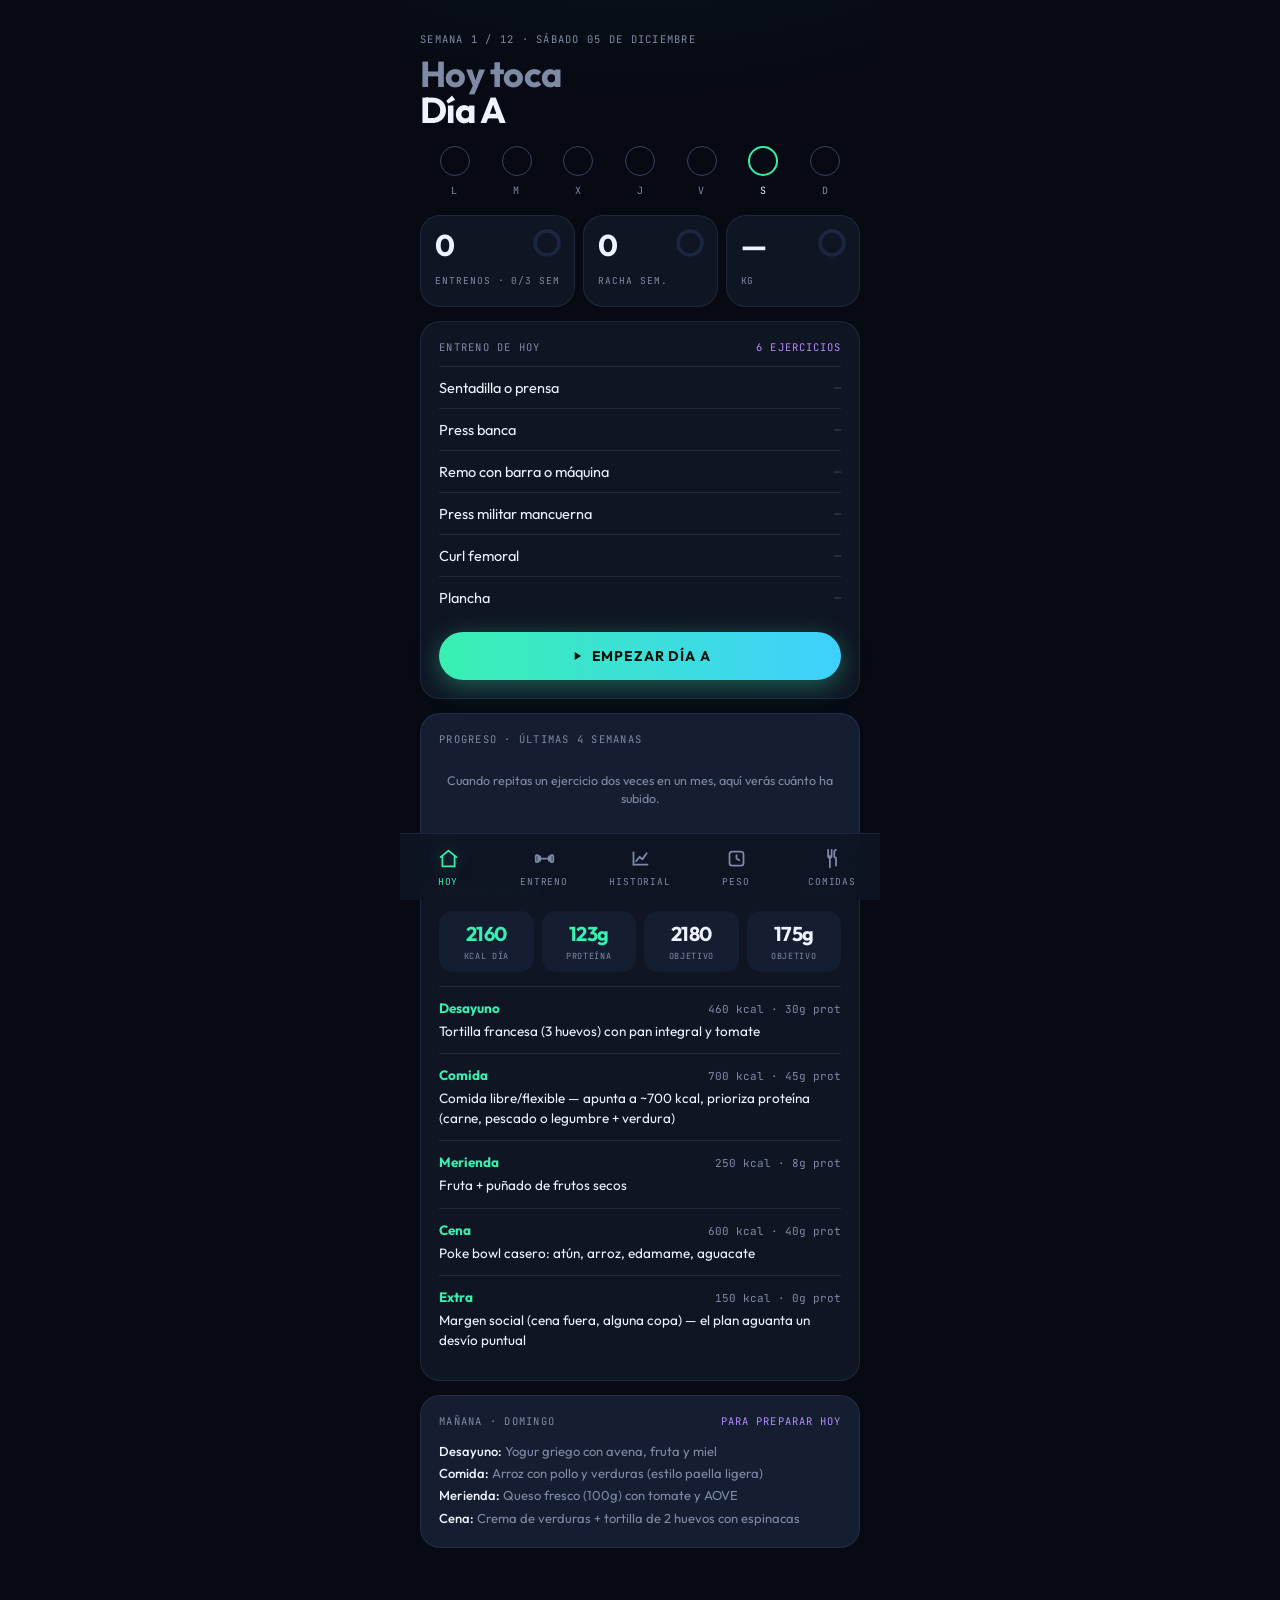
<file: index.html>
<!DOCTYPE html>
<html lang="es">
<head>
<meta charset="UTF-8">
<meta name="viewport" content="width=device-width, initial-scale=1, maximum-scale=1, viewport-fit=cover">
<meta name="theme-color" content="#070a12">
<meta name="apple-mobile-web-app-capable" content="yes">
<meta name="apple-mobile-web-app-status-bar-style" content="black-translucent">
<title>Neon Circuit — plan 12 semanas</title>
<link rel="stylesheet" href="style.css">
</head>
<body>

<main>

  <!-- ================= HOY ================= -->
  <section class="view active" id="view-hoy">
    <header class="view-header" id="hoy-header"></header>
    <div class="week-strip" id="hoy-week"></div>
    <div class="stat-grid" id="hoy-stats"></div>
    <div class="card" id="hoy-entreno"></div>
    <div class="card alt" id="hoy-progreso"></div>
    <div class="card" id="hoy-comidas"></div>
    <div class="card alt" id="hoy-manana"></div>
  </section>

  <!-- ================= ENTRENO ================= -->
  <section class="view" id="view-entreno">
    <header class="view-header" id="entreno-header"></header>
    <div class="session-bar"><div class="session-bar-fill" id="session-bar-fill"></div></div>
    <div class="pillrow" id="workout-pills"></div>
    <div id="workout-card"></div>
  </section>

  <!-- ================= HISTORIAL ================= -->
  <section class="view" id="view-historial">
    <header class="view-header" id="hist-header"></header>
    <div class="card" id="hist-calendar"></div>
    <div class="card" id="hist-progress"></div>
    <div class="card alt" id="hist-sessions"></div>
    <div class="card alt" id="hist-data"></div>
  </section>

  <!-- ================= PESO ================= -->
  <section class="view" id="view-peso">
    <header class="view-header">
      <div class="eyebrow">Peso corporal · 3x/semana o más</div>
      <h1 class="display">Peso</h1>
    </header>
    <div class="card">
      <div class="weight-input-row">
        <input type="number" step="0.1" inputmode="decimal" id="weight-input" placeholder="Ej. 79.4">
        <button id="weight-save" class="btn-accent">Guardar</button>
      </div>
      <div class="chart-wrap"><canvas id="weight-chart"></canvas></div>
      <div class="trend-readout" id="weight-trend"></div>
    </div>
    <div class="card alt">
      <div class="card-label">Historial de pesadas</div>
      <div class="weight-history" id="weight-history"></div>
    </div>
  </section>

  <!-- ================= COMIDAS ================= -->
  <section class="view" id="view-comidas">
    <header class="view-header">
      <div class="eyebrow" id="comidas-eyebrow">Plan de comidas</div>
      <h1 class="display">Comidas</h1>
    </header>
    <div class="pillrow" id="meal-mode-pills">
      <button class="pill active" data-mode="dia">Día</button>
      <button class="pill" data-mode="semana">Semana</button>
      <button class="pill" data-mode="compra">Compra</button>
    </div>
    <div id="meal-day-pills-wrap">
      <div class="pillrow" id="meal-pills"></div>
    </div>
    <div class="card" id="meal-card"></div>

    <div id="compra-wrap" style="display:none;">
      <div class="card">
        <div class="card-label">¿Qué días quieres comprar?</div>
        <div class="daycheck-grid" id="compra-daychecks"></div>
        <button class="ghost" id="compra-select-all" style="margin-top:12px;width:100%;">Marcar / desmarcar todos</button>
      </div>
      <div class="card alt" id="compra-list"></div>
    </div>
  </section>

</main>

<!-- Barra fija de descanso -->
<div class="global-rest-bar" id="global-rest-bar" style="display:none;">
  <div class="grb-inner">
    <div class="grb-text">
      <span class="grb-label" id="grb-label">Descanso</span>
      <span class="grb-sub" id="grb-sub"></span>
    </div>
    <span class="grb-time" id="grb-time">0:00</span>
    <button class="grb-plus30" id="grb-plus30">+30s</button>
    <button class="grb-cancel" id="grb-cancel" aria-label="Saltar descanso">
      <svg viewBox="0 0 24 24" fill="none" stroke="currentColor" stroke-width="2.4" stroke-linecap="round"><path d="M6 6l12 12M18 6L6 18"/></svg>
    </button>
  </div>
</div>

<nav class="tabbar">
  <button data-view="hoy" class="active">
    <svg class="tab-icon" viewBox="0 0 24 24" fill="none" stroke="currentColor" stroke-width="2" stroke-linecap="round" stroke-linejoin="round"><path d="M3 10.5 12 3l9 7.5"/><path d="M5 9.5V21h14V9.5"/></svg>
    <span>Hoy</span>
  </button>
  <button data-view="entreno">
    <svg class="tab-icon" viewBox="0 0 24 24" fill="none" stroke="currentColor" stroke-width="2" stroke-linecap="round" stroke-linejoin="round"><line x1="6" y1="12" x2="18" y2="12"/><rect x="2" y="8" width="3" height="8" rx="1"/><rect x="19" y="8" width="3" height="8" rx="1"/><rect x="5" y="9.5" width="2" height="5"/><rect x="17" y="9.5" width="2" height="5"/></svg>
    <span>Entreno</span>
  </button>
  <button data-view="historial">
    <svg class="tab-icon" viewBox="0 0 24 24" fill="none" stroke="currentColor" stroke-width="2" stroke-linecap="round" stroke-linejoin="round"><path d="M4 19V5"/><path d="M4 19h16"/><path d="M7 15l4-5 3 3 5-7"/></svg>
    <span>Historial</span>
  </button>
  <button data-view="peso">
    <svg class="tab-icon" viewBox="0 0 24 24" fill="none" stroke="currentColor" stroke-width="2" stroke-linecap="round" stroke-linejoin="round"><rect x="4" y="4" width="16" height="16" rx="3"/><path d="M12 8v4l3 2"/></svg>
    <span>Peso</span>
  </button>
  <button data-view="comidas">
    <svg class="tab-icon" viewBox="0 0 24 24" fill="none" stroke="currentColor" stroke-width="2" stroke-linecap="round" stroke-linejoin="round"><path d="M7 2v7a2 2 0 0 0 4 0V2"/><path d="M9 9v13"/><path d="M16 2c-1.4 0-2 1.3-2 3v4c0 1 .9 2 2 2v9"/></svg>
    <span>Comidas</span>
  </button>
</nav>

<script src="data.js"></script>
<script src="app.js"></script>
</body>
</html>
</file>
<file: style.css>
@import url('https://fonts.googleapis.com/css2?family=Outfit:wght@400;500;600;700;800&family=JetBrains+Mono:wght@400;500;600&display=swap');

/* =====================================================================
   NEON CIRCUIT — anillos que cierran, luz que se gana
   ===================================================================== */
:root {
  --bg: #070a12;
  --surface: #0f1523;
  --surface-2: #151d30;
  --surface-3: #1c2640;
  --border: rgba(140, 170, 255, 0.12);
  --border-strong: rgba(140, 170, 255, 0.24);
  --text: #eef3ff;
  --muted: #7f8aa6;
  --dim: #3a4460;
  --accent: #38f0b0;
  --accent-2: #3fd0ff;
  --accent-ink: #03130c;
  --accent-soft: rgba(56, 240, 176, 0.14);
  --accent-glow: rgba(56, 240, 176, 0.35);
  --history: #b48cff;
  --history-soft: rgba(180, 140, 255, 0.14);
  --bad: #ff5c7a;
  --grad: linear-gradient(90deg, var(--accent), var(--accent-2));
  --r-card: 20px;
  --r-inner: 14px;
  --r-small: 10px;
  --font: 'Outfit', system-ui, sans-serif;
  --mono: 'JetBrains Mono', ui-monospace, monospace;
  --nav-h: 66px;
}

* { box-sizing: border-box; }

html, body {
  margin: 0;
  padding: 0;
  background: var(--bg);
  color: var(--text);
  font-family: var(--font);
  -webkit-tap-highlight-color: transparent;
  -webkit-font-smoothing: antialiased;
}

body {
  max-width: 480px;
  margin: 0 auto;
  min-height: 100vh;
  padding-bottom: calc(var(--nav-h) + 24px + env(safe-area-inset-bottom, 0px));
  background:
    radial-gradient(900px 500px at 50% -200px, rgba(63, 208, 255, 0.08), transparent 60%),
    var(--bg);
}

main { padding: calc(18px + env(safe-area-inset-top, 0px)) 20px 8px; }

section.view { display: none; }
section.view.active { display: block; animation: viewIn 240ms ease both; }
@keyframes viewIn { from { opacity: 0; transform: translateY(6px); } to { opacity: 1; transform: none; } }

/* ---- Tipografía de sistema ---- */
.eyebrow, .card-label, .mono {
  font-family: var(--mono);
  font-size: 10.5px;
  letter-spacing: 0.12em;
  text-transform: uppercase;
  color: var(--muted);
}
.display {
  font-family: var(--font);
  font-weight: 700;
  letter-spacing: -0.02em;
  line-height: 1;
  margin: 0;
}
h1.display { font-size: 36px; }
.display .soft { color: var(--muted); }

.view-header { padding: 14px 0 18px; }
.view-header .eyebrow { margin-bottom: 10px; display: block; }
.view-header .header-row {
  display: flex;
  justify-content: space-between;
  align-items: flex-end;
  gap: 12px;
}
.view-header .header-aside {
  font-family: var(--mono);
  font-size: 11px;
  color: var(--history);
  white-space: nowrap;
  padding-bottom: 4px;
}

/* ---- Tarjetas ---- */
.card {
  background: var(--surface);
  border: 1px solid var(--border);
  border-radius: var(--r-card);
  padding: 18px;
  margin-bottom: 14px;
}
.card.alt { background: var(--surface-2); }
.card-label { display: block; margin-bottom: 12px; }
.card-head {
  display: flex;
  justify-content: space-between;
  align-items: baseline;
  gap: 10px;
  margin-bottom: 12px;
}
.card-head .card-label { margin: 0; }
.card-head .aside { font-family: var(--mono); font-size: 10.5px; letter-spacing: 0.1em; text-transform: uppercase; color: var(--history); }

/* ---- Pills ---- */
.pillrow {
  display: flex;
  gap: 8px;
  overflow-x: auto;
  padding-bottom: 4px;
  margin-bottom: 14px;
  scrollbar-width: none;
}
.pillrow::-webkit-scrollbar { display: none; }
.pill {
  flex: 0 0 auto;
  font-family: var(--font);
  font-weight: 600;
  font-size: 13px;
  padding: 9px 16px;
  border-radius: 999px;
  border: 1px solid var(--border);
  background: var(--surface);
  color: var(--muted);
  cursor: pointer;
}
.pill.active {
  background: var(--accent);
  border-color: var(--accent);
  color: var(--accent-ink);
  box-shadow: 0 0 18px var(--accent-glow);
}
.pill.history.active { background: var(--history); border-color: var(--history); color: #160b2e; box-shadow: 0 0 18px rgba(180,140,255,.35); }

/* ---- Tira de semana (Hoy) ---- */
.week-strip {
  display: grid;
  grid-template-columns: repeat(7, 1fr);
  gap: 4px;
  margin: 0 6px 18px;
}
.week-day {
  display: flex;
  flex-direction: column;
  align-items: center;
  gap: 8px;
}
.week-dot {
  width: 30px;
  height: 30px;
  border-radius: 50%;
  border: 1.5px solid var(--dim);
  display: flex;
  align-items: center;
  justify-content: center;
  color: var(--accent-ink);
  font-family: var(--mono);
  font-size: 11px;
  font-weight: 600;
}
.week-day.done .week-dot { background: var(--accent); border-color: var(--accent); box-shadow: 0 0 14px var(--accent-glow); }
.week-day.today .week-dot { border-color: var(--accent); border-width: 2px; }
.week-day.today.done .week-dot { box-shadow: 0 0 0 3px var(--accent-soft), 0 0 14px var(--accent-glow); }
.week-day .week-lbl { font-family: var(--mono); font-size: 10px; letter-spacing: 0.08em; color: var(--muted); }
.week-day.today .week-lbl { color: var(--text); }
.week-dot svg { width: 14px; height: 14px; }

/* ---- Stats con anillo ---- */
.stat-grid {
  display: grid;
  grid-template-columns: repeat(3, 1fr);
  gap: 8px;
  margin-bottom: 14px;
}
.stat {
  position: relative;
  background: var(--surface);
  border: 1px solid var(--border);
  border-radius: var(--r-card);
  padding: 14px 14px 12px;
  min-height: 92px;
}
.stat .val {
  font-weight: 700;
  font-size: 30px;
  letter-spacing: -0.02em;
  line-height: 1;
}
.stat .lbl {
  font-family: var(--mono);
  font-size: 9.5px;
  letter-spacing: 0.1em;
  text-transform: uppercase;
  color: var(--muted);
  margin-top: 14px;
  white-space: nowrap;
  overflow: hidden;
  text-overflow: ellipsis;
}
.stat .ring {
  position: absolute;
  top: 12px;
  right: 12px;
  width: 30px;
  height: 30px;
}
.ring svg { width: 100%; height: 100%; transform: rotate(-90deg); }
.ring circle { fill: none; stroke-width: 3.5; stroke-linecap: round; }
.ring .track { stroke: var(--surface-3); }
.ring .fill { stroke: var(--accent); filter: drop-shadow(0 0 4px var(--accent-glow)); transition: stroke-dashoffset 600ms ease; }

/* ---- Barras de progreso ---- */
.bar {
  height: 4px;
  border-radius: 2px;
  background: var(--surface-3);
  overflow: hidden;
}
.bar > i {
  display: block;
  height: 100%;
  border-radius: 2px;
  background: var(--grad);
  box-shadow: 0 0 10px var(--accent-glow);
  transition: width 600ms ease;
}
.session-bar { height: 4px; border-radius: 2px; background: var(--surface-3); margin: 0 0 16px; overflow: hidden; }
.session-bar-fill { display: block; height: 100%; width: 0; background: var(--grad); box-shadow: 0 0 10px var(--accent-glow); transition: width 400ms ease; border-radius: 2px; }

/* ---- Lista de ejercicios (Hoy) ---- */
.ex-list-row {
  display: flex;
  justify-content: space-between;
  align-items: center;
  padding: 11px 0;
  border-top: 1px solid var(--border);
  font-size: 14.5px;
}
.ex-list-row:first-of-type { border-top: none; }
.ex-list-row .last { font-family: var(--mono); font-size: 12px; color: var(--muted); }
.ex-list-row .last.none { color: var(--dim); }

.prog-row { padding: 9px 0 4px; }
.prog-row .prog-head { display: flex; justify-content: space-between; font-size: 13.5px; margin-bottom: 8px; }
.prog-row .delta { font-family: var(--mono); font-size: 12px; color: var(--accent); }
.prog-row .delta.flat { color: var(--muted); }

/* ---- Botones ---- */
button { font-family: var(--font); }
.btn-accent, button.primary {
  width: 100%;
  background: var(--grad);
  color: var(--accent-ink);
  border: none;
  border-radius: 999px;
  padding: 14px 18px;
  min-height: 48px;
  font-weight: 700;
  font-size: 14px;
  letter-spacing: 0.06em;
  text-transform: uppercase;
  cursor: pointer;
  display: flex;
  align-items: center;
  justify-content: center;
  gap: 8px;
  box-shadow: 0 6px 24px var(--accent-glow);
}
.btn-accent .icon, button.primary .icon { width: 14px; height: 14px; }
button.ghost {
  background: transparent;
  border: 1px solid var(--border-strong);
  color: var(--muted);
  border-radius: 999px;
  padding: 12px 16px;
  min-height: 44px;
  font-weight: 600;
  font-size: 13px;
  cursor: pointer;
}
button.ghost.small { min-height: 36px; padding: 8px 14px; font-size: 12px; }

/* ---- Entreno: tarjetas de ejercicio ---- */
.exercise-row {
  background: var(--surface);
  border: 1px solid var(--border);
  border-radius: var(--r-card);
  padding: 16px 18px;
  margin-bottom: 12px;
  position: relative;
  transition: background-color 300ms ease, border-color 300ms ease;
}
.exercise-row.completed { background: var(--surface-2); }
.exercise-row.pending-collapsed { background: var(--surface-2); }
.exercise-row .ex-head {
  display: flex;
  justify-content: space-between;
  align-items: flex-start;
  gap: 10px;
  cursor: pointer;
}
.exercise-row .ex-title { display: flex; align-items: center; gap: 10px; min-width: 0; }
.exercise-row .ex-name {
  font-weight: 700;
  font-size: 22px;
  letter-spacing: -0.02em;
  line-height: 1.1;
}
.exercise-row.collapsed .ex-name { font-size: 16px; }
.exercise-row.completed.collapsed .ex-name { color: var(--text); }
.exercise-row.pending-collapsed .ex-name { color: var(--muted); }
.exercise-row .ex-meta {
  font-family: var(--mono);
  font-size: 10.5px;
  color: var(--muted);
  white-space: nowrap;
  padding-top: 6px;
  display: flex;
  align-items: center;
  gap: 8px;
}
.ex-check {
  width: 22px; height: 22px; flex-shrink: 0;
  color: var(--accent);
  display: flex; align-items: center; justify-content: center;
}
.ex-check svg { width: 18px; height: 18px; }
.ex-summary {
  font-family: var(--mono);
  font-size: 11px;
  color: var(--muted);
  margin-top: 6px;
  overflow: hidden;
  text-overflow: ellipsis;
  white-space: nowrap;
}
.ex-summary.dim { color: var(--dim); }
.pr-badge {
  font-family: var(--mono);
  font-size: 10px;
  letter-spacing: 0.14em;
  color: var(--accent);
  border: 1px solid var(--accent);
  border-radius: 6px;
  padding: 2px 6px;
  text-shadow: 0 0 8px var(--accent-glow);
}
.ex-index { font-family: var(--mono); font-size: 10.5px; color: var(--dim); }

.ex-remove {
  background: none;
  border: 1px solid var(--border);
  color: var(--dim);
  width: 30px; height: 30px;
  border-radius: 50%;
  cursor: pointer;
  display: inline-flex; align-items: center; justify-content: center;
}
.ex-remove:active { color: var(--bad); border-color: var(--bad); }
.ex-remove svg { width: 13px; height: 13px; }

/* Cabecera de columnas serie / última / hoy */
.sets-grid { margin-top: 16px; }
.sets-head {
  display: grid;
  grid-template-columns: 34px 1fr 1fr;
  gap: 8px;
  padding: 0 4px 8px;
  border-bottom: 1px solid var(--border);
  margin-bottom: 8px;
  font-family: var(--mono);
  font-size: 10px;
  letter-spacing: 0.12em;
  text-transform: uppercase;
  color: var(--muted);
}
.sets-head .last { color: var(--history); }
.sets-head .now { color: var(--accent); text-align: right; }

.set-row {
  display: grid;
  grid-template-columns: 34px 1fr auto;
  align-items: center;
  gap: 8px;
  border-radius: var(--r-inner);
  padding: 8px 6px 8px 10px;
  min-height: 52px;
  margin-bottom: 8px;
}
.set-row.done { background: var(--surface-2); }
.set-row.active { border: 1.5px solid var(--accent); box-shadow: 0 0 20px rgba(56,240,176,.12); }
.set-row.pending { opacity: 0.7; }
.set-num { font-family: var(--mono); font-size: 11px; color: var(--muted); }
.set-row.active .set-num { color: var(--text); }
.set-row.pending .set-num { color: var(--dim); }
.set-last { font-family: var(--mono); font-size: 12.5px; color: var(--history); }
.set-last.none { color: var(--dim); }
.set-now {
  display: flex; align-items: center; justify-content: flex-end; gap: 8px;
}
.set-result {
  font-weight: 700;
  font-size: 20px;
  letter-spacing: -0.02em;
}
.set-result .up { color: var(--accent); font-size: 12px; font-family: var(--mono); margin-left: 4px; vertical-align: middle; }
.set-check-badge { color: var(--accent); width: 20px; height: 20px; display: flex; align-items: center; justify-content: center; }
.set-check-badge svg { width: 16px; height: 16px; }
.set-dash { font-family: var(--mono); font-size: 12px; color: var(--dim); padding-right: 6px; }

.set-input-wrap { display: flex; flex-direction: column; align-items: center; gap: 2px; }
.set-input-wrap small { font-family: var(--mono); font-size: 8.5px; letter-spacing: 0.1em; text-transform: uppercase; color: var(--dim); }
.set-row input {
  width: 58px;
  background: var(--surface-2);
  border: 1px solid var(--border);
  border-radius: 8px;
  color: var(--text);
  font-family: var(--mono);
  font-size: 14px;
  padding: 8px 4px;
  min-height: 36px;
  text-align: center;
}
.set-row input:focus { outline: none; border-color: var(--accent); }
.set-row input::placeholder { color: var(--dim); font-size: 11px; }
.set-hint { font-size: 12.5px; color: var(--muted); }

.set-start-btn, .set-done-btn {
  flex-shrink: 0;
  height: 36px;
  border-radius: 8px;
  border: none;
  cursor: pointer;
  display: flex; align-items: center; justify-content: center;
}
.set-start-btn { width: 40px; background: var(--accent); color: var(--accent-ink); box-shadow: 0 0 14px var(--accent-glow); }
.set-start-btn .icon { width: 14px; height: 14px; }
.set-done-btn {
  background: var(--surface-2);
  border: 1.5px solid var(--accent);
  color: var(--accent);
  padding: 0 10px;
  gap: 6px;
}
.set-done-btn .set-elapsed { font-family: var(--mono); font-size: 12px; }
.set-done-btn .icon { width: 14px; height: 14px; }

.ex-note { font-size: 13px; color: var(--accent); margin-top: 6px; }
.ex-note.flat { color: var(--muted); }
.ex-note.first { color: var(--muted); }

.ex-rest-row {
  display: flex; align-items: center; justify-content: space-between; gap: 10px;
  margin-top: 12px;
  padding-top: 12px;
  border-top: 1px solid var(--border);
}
.ex-rest-label { font-family: var(--mono); font-size: 10.5px; letter-spacing: 0.1em; text-transform: uppercase; color: var(--muted); }
.ex-rest-stepper { display: flex; align-items: center; gap: 8px; }
.ex-rest-stepper button {
  width: 36px; height: 36px; border-radius: 10px;
  background: var(--surface-2); border: 1px solid var(--border);
  color: var(--text); font-size: 18px; line-height: 1;
  display: flex; align-items: center; justify-content: center; cursor: pointer;
}
.ex-rest-value { font-family: var(--mono); font-size: 13px; min-width: 42px; text-align: center; }

/* Editar plantilla */
.edit-plan { margin-top: 6px; }
.edit-plan-body { margin-top: 12px; }
.add-exercise-inputs { display: flex; flex-direction: column; gap: 10px; margin-bottom: 10px; }
.add-exercise-inputs input, .add-exercise-inputs select {
  background: var(--surface-2);
  border: 1px solid var(--border);
  border-radius: var(--r-small);
  color: var(--text);
  font-family: var(--font);
  font-size: 15px;
  padding: 12px;
  min-height: 46px;
  width: 100%;
}
.add-exercise-inputs input::placeholder { color: var(--dim); }
.add-exercise-row2 { display: flex; gap: 10px; }
.add-exercise-row2 input { flex: 1; }

/* ---- Barra fija de descanso ---- */
.global-rest-bar {
  position: fixed;
  left: 50%;
  transform: translateX(-50%);
  bottom: calc(var(--nav-h) + 10px + env(safe-area-inset-bottom, 0px));
  width: 100%;
  max-width: 480px;
  z-index: 40;
  padding: 0 14px;
}
.grb-inner {
  background: linear-gradient(180deg, rgba(56,240,176,.14), rgba(15,21,35,.96));
  border: 1px solid var(--accent);
  border-radius: var(--r-card);
  padding: 10px 12px 10px 16px;
  display: flex;
  align-items: center;
  gap: 10px;
  box-shadow: 0 10px 40px rgba(0,0,0,.5), 0 0 30px var(--accent-glow);
  backdrop-filter: blur(10px);
}
.grb-text { flex: 1; min-width: 0; display: flex; flex-direction: column; gap: 2px; }
.grb-label { font-family: var(--mono); font-size: 10px; letter-spacing: 0.12em; text-transform: uppercase; color: var(--muted); overflow: hidden; text-overflow: ellipsis; white-space: nowrap; }
.grb-sub { font-size: 12px; color: var(--muted); }
.grb-time { font-weight: 700; font-size: 32px; letter-spacing: -0.02em; color: var(--accent); text-shadow: 0 0 16px var(--accent-glow); }
.grb-plus30 {
  background: transparent; border: 1px solid var(--border-strong); color: var(--text);
  border-radius: 10px; padding: 8px 10px; min-height: 36px;
  font-family: var(--mono); font-size: 11.5px; cursor: pointer;
}
.grb-cancel {
  background: transparent; border: none; color: var(--muted);
  width: 32px; height: 36px; cursor: pointer; display: flex; align-items: center; justify-content: center;
}
.grb-cancel svg { width: 16px; height: 16px; }

/* ---- Historial: calendario ---- */
.cal-grid { display: grid; grid-template-columns: 40px repeat(7, 1fr); gap: 6px; align-items: center; }
.cal-head { font-family: var(--mono); font-size: 9.5px; letter-spacing: 0.08em; color: var(--dim); text-align: center; }
.cal-week-lbl { font-family: var(--mono); font-size: 9.5px; color: var(--muted); }
.cal-cell {
  aspect-ratio: 1;
  border-radius: 8px;
  background: var(--surface-2);
  display: flex; align-items: center; justify-content: center;
  font-family: var(--mono); font-size: 10.5px; font-weight: 600;
  color: var(--accent-ink);
  border: 1px solid transparent;
}
.cal-cell.future { background: transparent; border-color: var(--border); }
.cal-cell.today { border-color: var(--accent); }
.cal-cell.A { background: var(--accent); box-shadow: 0 0 10px var(--accent-glow); }
.cal-cell.B { background: var(--accent-2); box-shadow: 0 0 10px rgba(63,208,255,.35); }
.cal-cell.C { background: var(--history); box-shadow: 0 0 10px rgba(180,140,255,.35); }
.cal-legend { display: flex; gap: 14px; margin-top: 14px; font-family: var(--mono); font-size: 10px; letter-spacing: 0.08em; color: var(--muted); text-transform: uppercase; }
.cal-legend i { display: inline-block; width: 8px; height: 8px; border-radius: 2px; margin-right: 6px; vertical-align: middle; }

/* ---- Historial: progreso por ejercicio ---- */
.prog-stats { display: grid; grid-template-columns: repeat(3, 1fr); gap: 8px; margin: 12px 0; }
.prog-stat { background: var(--surface-2); border-radius: var(--r-inner); padding: 10px 12px; }
.prog-stat .val { font-weight: 700; font-size: 20px; letter-spacing: -0.02em; }
.prog-stat .val.accent { color: var(--accent); }
.prog-stat .lbl { font-family: var(--mono); font-size: 9px; letter-spacing: 0.1em; text-transform: uppercase; color: var(--muted); margin-top: 4px; }
.chart-wrap { position: relative; height: 150px; margin: 6px 0 8px; }
.chart-wrap canvas { width: 100%; height: 100%; display: block; }
.hist-ex-select {
  width: 100%;
  background: var(--surface-2);
  border: 1px solid var(--border);
  border-radius: var(--r-small);
  color: var(--text);
  font-family: var(--font);
  font-size: 15px;
  padding: 12px;
  min-height: 46px;
  -webkit-appearance: none;
  appearance: none;
  background-image: linear-gradient(45deg, transparent 50%, var(--muted) 50%), linear-gradient(135deg, var(--muted) 50%, transparent 50%);
  background-position: calc(100% - 20px) 50%, calc(100% - 14px) 50%;
  background-size: 6px 6px, 6px 6px;
  background-repeat: no-repeat;
}
.prog-log-row {
  display: flex; justify-content: space-between; gap: 10px;
  padding: 9px 0; border-top: 1px solid var(--border);
  font-family: var(--mono); font-size: 12px;
}
.prog-log-row .d { color: var(--muted); white-space: nowrap; }
.prog-log-row .s { color: var(--text); text-align: right; }
.prog-log-row .s b { color: var(--accent); font-weight: 600; }

/* ---- Historial: sesiones ---- */
.sess-row { padding: 12px 0; border-top: 1px solid var(--border); }
.sess-row:first-of-type { border-top: none; padding-top: 0; }
.sess-head { display: flex; justify-content: space-between; align-items: center; cursor: pointer; gap: 10px; }
.sess-day {
  display: inline-flex; align-items: center; justify-content: center;
  width: 30px; height: 30px; border-radius: 8px;
  font-family: var(--mono); font-weight: 600; font-size: 12px; color: var(--accent-ink);
}
.sess-day.A { background: var(--accent); } .sess-day.B { background: var(--accent-2); } .sess-day.C { background: var(--history); }
.sess-title { display: flex; align-items: center; gap: 10px; }
.sess-title .t { font-weight: 600; font-size: 14.5px; }
.sess-title .d { font-family: var(--mono); font-size: 11px; color: var(--muted); }
.sess-meta { font-family: var(--mono); font-size: 11px; color: var(--muted); white-space: nowrap; }
.sess-body { margin-top: 10px; display: none; }
.sess-row.open .sess-body { display: block; }
.sess-ex { display: flex; justify-content: space-between; gap: 10px; padding: 6px 0; font-size: 13px; }
.sess-ex .n { color: var(--text); }
.sess-ex .s { font-family: var(--mono); font-size: 11.5px; color: var(--muted); text-align: right; }

.data-row { display: flex; gap: 8px; }
.data-row button { flex: 1; }
.data-note { font-size: 12px; color: var(--muted); margin-top: 10px; line-height: 1.5; }

/* ---- Peso ---- */
.weight-input-row { display: flex; gap: 8px; margin-bottom: 14px; }
.weight-input-row input {
  flex: 1;
  background: var(--surface-2);
  border: 1px solid var(--border);
  border-radius: var(--r-small);
  color: var(--text);
  font-family: var(--mono);
  font-size: 16px;
  padding: 10px 14px;
  min-height: 48px;
}
.weight-input-row .btn-accent { width: auto; padding: 0 20px; }
.trend-readout {
  display: flex; justify-content: space-between; gap: 10px;
  font-family: var(--mono); font-size: 11.5px; color: var(--muted);
  padding-top: 10px; border-top: 1px solid var(--border);
}
.trend-readout b { color: var(--text); font-weight: 600; }
.weight-history { max-height: 200px; overflow-y: auto; }
.weight-history .wh-row {
  display: flex; justify-content: space-between;
  font-family: var(--mono); font-size: 12px; padding: 7px 0;
  border-top: 1px solid var(--border); color: var(--muted);
}
.weight-history .wh-row:first-child { border-top: none; }
.weight-history .wh-row span:last-child { color: var(--text); }

/* ---- Comidas ---- */
.macro-grid { display: grid; grid-template-columns: repeat(4, 1fr); gap: 8px; margin-bottom: 14px; }
.macro-box { background: var(--surface-2); border-radius: var(--r-inner); padding: 10px 6px; text-align: center; }
.macro-box .val { font-weight: 700; font-size: 20px; letter-spacing: -0.02em; }
.macro-box .lbl { font-family: var(--mono); font-size: 8.5px; color: var(--muted); text-transform: uppercase; letter-spacing: 0.08em; margin-top: 4px; }
.macro-box.kcal-box .val, .macro-box.protein-box .val { color: var(--accent); }

.meal-row { padding: 12px 0; border-top: 1px solid var(--border); }
.meal-row:first-of-type { border-top: none; padding-top: 0; }
.meal-row .meal-head { display: flex; justify-content: space-between; align-items: baseline; margin-bottom: 4px; }
.meal-row .meal-name { font-weight: 700; font-size: 13.5px; color: var(--accent); }
.meal-row .meal-macro { font-family: var(--mono); font-size: 11px; color: var(--muted); }
.meal-row .meal-text { font-size: 13.5px; line-height: 1.5; color: var(--text); }

.week-day-block { border-top: 1px solid var(--border); padding: 12px 0; }
.week-day-block:first-of-type { border-top: none; padding-top: 0; }
.week-day-block .wd-head { display: flex; justify-content: space-between; align-items: baseline; margin-bottom: 6px; }
.week-day-block .wd-name { font-weight: 700; font-size: 14px; }
.week-day-block .wd-macro { font-family: var(--mono); font-size: 11px; color: var(--muted); }
.week-day-block .wd-meals { font-size: 12.5px; color: var(--muted); line-height: 1.6; }
.week-day-block .wd-meals b { color: var(--text); font-weight: 500; }

.tomorrow-list { font-size: 13px; color: var(--muted); line-height: 1.7; }
.tomorrow-list b { color: var(--text); font-weight: 500; }

/* ---- Compra ---- */
.daycheck-grid { display: grid; grid-template-columns: repeat(4, 1fr); gap: 8px; }
.daycheck {
  display: flex; flex-direction: column; align-items: center; gap: 8px;
  padding: 12px 4px; border-radius: var(--r-inner);
  border: 1px solid var(--border); background: var(--surface-2);
  cursor: pointer; font-weight: 600; font-size: 12px; color: var(--muted);
}
.daycheck.checked { border-color: var(--accent); color: var(--accent); background: var(--accent-soft); }
.daycheck .box { width: 16px; height: 16px; border-radius: 5px; border: 1.5px solid var(--border-strong); background: var(--surface); }
.daycheck.checked .box { background: var(--accent); border-color: var(--accent); }
.shop-cat { margin-bottom: 16px; }
.shop-cat:last-child { margin-bottom: 0; }
.shop-cat h3 { font-family: var(--mono); font-size: 10.5px; letter-spacing: 0.12em; font-weight: 500; color: var(--accent); margin: 0 0 8px; text-transform: uppercase; }
.shop-item { display: flex; justify-content: space-between; font-size: 13.5px; padding: 7px 0; border-top: 1px solid var(--border); }
.shop-item:first-of-type { border-top: none; }
.shop-item .qty { font-family: var(--mono); color: var(--muted); white-space: nowrap; margin-left: 12px; }

/* ---- Estados vacíos ---- */
.empty-note { font-size: 12.5px; color: var(--muted); text-align: center; padding: 12px 0; line-height: 1.5; }
.empty-state { display: flex; flex-direction: column; align-items: center; padding: 24px 0 16px; }
.empty-state-icon {
  width: 48px; height: 48px; border-radius: 14px;
  background: var(--surface-2); border: 1px solid var(--border);
  display: flex; align-items: center; justify-content: center; color: var(--muted); margin-bottom: 12px;
}
.empty-state-icon svg { width: 22px; height: 22px; }
.empty-state .empty-note { padding: 0; }

/* ---- Bottom nav ---- */
nav.tabbar {
  position: fixed;
  bottom: 0;
  left: 50%;
  transform: translateX(-50%);
  width: 100%;
  max-width: 480px;
  background: rgba(15, 21, 35, 0.92);
  backdrop-filter: blur(14px);
  border-top: 1px solid var(--border);
  display: flex;
  padding-bottom: env(safe-area-inset-bottom, 0px);
  z-index: 50;
}
nav.tabbar button {
  flex: 1;
  background: none;
  border: none;
  color: var(--muted);
  font-family: var(--mono);
  font-size: 9.5px;
  letter-spacing: 0.1em;
  text-transform: uppercase;
  padding: 12px 2px 10px;
  min-height: var(--nav-h);
  cursor: pointer;
  display: flex; flex-direction: column; align-items: center; justify-content: center; gap: 6px;
}
nav.tabbar button .tab-icon { width: 21px; height: 21px; }
nav.tabbar button.active { color: var(--accent); }
nav.tabbar button.active .tab-icon { filter: drop-shadow(0 0 8px var(--accent-glow)); }

:focus-visible { outline: 2px solid var(--accent); outline-offset: 2px; }

button, .pill, .daycheck {
  transition: transform 100ms ease, opacity 100ms ease, background-color 150ms ease, border-color 150ms ease, box-shadow 150ms ease;
}
button:active, .pill:active, .daycheck:active { transform: scale(0.96); }

.icon { width: 16px; height: 16px; flex-shrink: 0; }

@media (prefers-reduced-motion: reduce) {
  * { transition: none !important; animation: none !important; }
}
</file>
